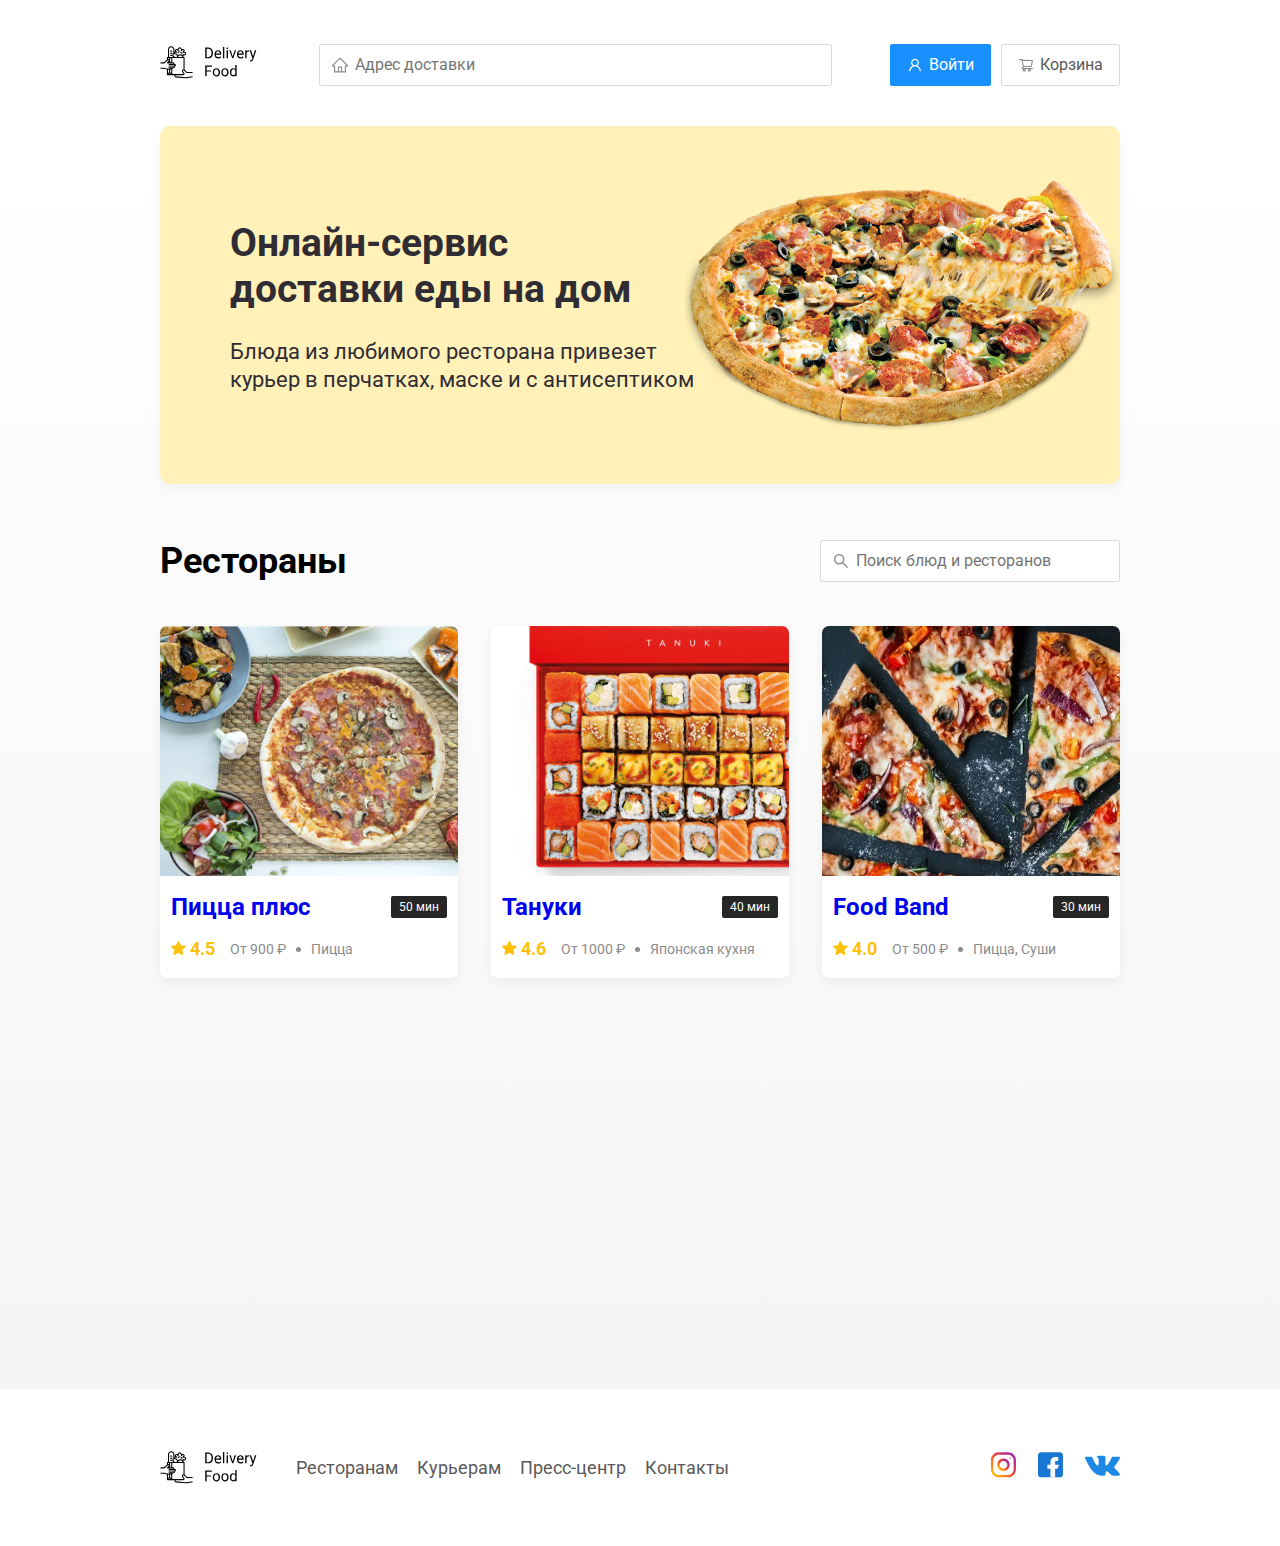
<file: index.html>
<!DOCTYPE html>
<html lang="ru">
<head>
    <meta charset="UTF-8">
    <meta name="viewport" content="width=device-width, initial-scale=1.0">
    <title>DF - доставка еды</title>
    <link href="https://fonts.googleapis.com/css?family=Roboto:400,700&display=swap&subset=cyrillic" rel="stylesheet">
    <link rel="stylesheet" href="css/normalize.css">
    <link rel="stylesheet" href="css/animate.css">
    <link rel="stylesheet" href="css/style.css">
</head>
<body>
    <!-- Шапка -->
    <div class="container">
        <header class="header">
            <!-- логотип -->
            <a href="index.html" class="logo">
                <img src="img/logo.svg" alt="Logo">
            </a>
            <!-- поле поиска -->
            <input type="text" class="input input-address" placeholder="Адрес доставки">
           <!-- две кнопки -->
            <div class="buttons">
                <button class="button button-primary">
                    <img src="img/user.svg" alt="User" class="button-icon">
                    <span class="button-text">Войти</span>
                </button>
                <button class="button" id="cart-button">
                    <img src="img/shopping-cart.svg" alt="shopping card" class="button-icon">
                    <span class="button-text">Корзина</span>
                </button>
            </div>
        </header>

    </div>
    <!-- /.container -->
    <main class="main"> 
        <div class="container">
            <section class="promo">
                <h1 class="promo-title">Онлайн-сервис <br>доставки еды на дом</h1>
                <p class="promo-text">Блюда из любимого ресторана привезет <br>курьер в перчатках, маске и с антисептиком</p>
            </section>
    
            <section class="restaurants">
                <div class="section-heading">
                    <h2 class="section-title">Рестораны</h2>
                    <input type="text" class="input input-search" placeholder="Поиск блюд и ресторанов">
                </div>
                <div class="cards">
                    <a href="restaurant.html" class="card wow zoomIn" data-wow-delay="0.3s">
                        <img src="img/image.png" alt="image" class="card-image">
                        <div class="card-text">
                            <div class="card-heading">
                                <h3 class="card-title">Пицца плюс</h3>
                                <span class="card-tag tag">50 мин</span>
                            </div>
                            <!-- /.card-heading -->
                            <div class="card-info">
                                <div class="rating">
                                    <img src="img/star.svg" alt="star" class="star">
                                    4.5</div>
                                <div class="price">От 900 ₽</div>
                                <div class="category">Пицца</div>
                            </div>
                            <!-- /.card-info -->
                        </div>
                        <!-- /.card-text -->
                    </a>
                    <!-- /.card -->
    
    
                    <a href="restaurant.html" class="card wow zoomIn" data-wow-delay="0.6s">
                        <img src="img/tanuki.jpg" alt="image" class="card-image">
                        <div class="card-text">
                            <div class="card-heading">
                                <h3 class="card-title">Тануки</h3>
                                <span class="card-tag tag">40 мин</span>
                            </div>
                            <!-- /.card-heading -->
                            <div class="card-info">
                                <div class="rating">
                                    <img src="img/star.svg" alt="star" class="star">
                                    4.6</div>
                                <div class="price">От 1000 ₽</div>
                                <div class="category">Японская кухня</div>
                            </div>
                            <!-- /.card-info -->
                        </div>
                        <!-- /.card-text -->
                    </a>
                    <!-- /.card -->
    
    
                    <a href="restaurant.html" class="card wow zoomIn" data-wow-delay="0.9s">
                        <img src="img/foodband.jpg" alt="image" class="card-image">
                        <div class="card-text">
                            <div class="card-heading">
                                <h3 class="card-title">Food Band</h3>
                                <span class="card-tag tag">30 мин</span>
                            </div>
                            <!-- /.card-heading -->
                            <div class="card-info">
                                <div class="rating">
                                    <img src="img/star.svg" alt="star" class="star">
                                    4.0</div>
                                <div class="price">От 500 ₽</div>
                                <div class="category">Пицца, Суши</div>
                            </div>
                            <!-- /.card-info -->
                        </div>
                        <!-- /.card-text -->
                    </a>
                    <!-- /.card -->
    
    
                    <a href="restaurant.html" class="card wow zoomIn" data-wow-delay="0.3s">
                        <img src="img/jadina-pizza.jpg" alt="image" class="card-image">
                        <div class="card-text">
                            <div class="card-heading">
                                <h3 class="card-title">Жадина-пицца</h3>
                                <span class="card-tag tag">50 мин</span>
                            </div>
                            <!-- /.card-heading -->
                            <div class="card-info">
                                <div class="rating">
                                    <img src="img/star.svg" alt="star" class="star">
                                    3.9</div>
                                <div class="price">От 650 ₽</div>
                                <div class="category">Пицца</div>
                            </div>
                            <!-- /.card-info -->
                        </div>
                        <!-- /.card-text -->
                    </a>
                    <!-- /.card -->
    
    
                    <a href="restaurant.html" class="card wow zoomIn" data-wow-delay="0.6s">
                        <img src="img/tochka-edi.jpg" alt="image" class="card-image">
                        <div class="card-text">
                            <div class="card-heading">
                                <h3 class="card-title">Точка еды</h3>
                                <span class="card-tag tag">50 мин</span>
                            </div>
                            <!-- /.card-heading -->
                            <div class="card-info">
                                <div class="rating">
                                    <img src="img/star.svg" alt="star" class="star">
                                    4.1</div>
                                <div class="price">От 450 ₽</div>
                                <div class="category">Суши</div>
                            </div>
                            <!-- /.card-info -->
                        </div>
                        <!-- /.card-text -->
                    </a>
                    <!-- /.card -->
    
    
                    <a href="restaurant.html" class="card wow zoomIn" data-wow-delay="0.9s">
                        <img src="img/pizza-burger.jpg" alt="image" class="card-image">
                        <div class="card-text">
                            <div class="card-heading">
                                <h3 class="card-title">PizzaBurger</h3>
                                <span class="card-tag tag">50 мин</span>
                            </div>
                            <!-- /.card-heading -->
                            <div class="card-info">
                                <div class="rating">
                                    <img src="img/star.svg" alt="star" class="star">
                                    4.3</div>
                                <div class="price">От 600 ₽</div>
                                <div class="category">Пицца, Бургеры</div>
                            </div>
                            <!-- /.card-info -->
                        </div>
                        <!-- /.card-text -->
                    </a>
                    <!-- /.card -->
                </div>
                <!-- /.cards -->
            </section>
        </div>
        <!-- /.container -->

    </main>
    <footer class="footer">
        <div class="container">
            <div class="footer-block">
                <img src="img/logo.svg" alt="footer-logo" class="footer-logo">
                <nav class="footer-nav">
                    <a href="#" class="footer-link">Ресторанам</a>
                    <a href="#" class="footer-link">Курьерам</a>
                    <a href="#" class="footer-link">Пресс-центр</a>
                    <a href="#" class="footer-link">Контакты</a>
                </nav>
                <div class="social-links">
                    <a href="#" class="social-link"><img src="img/instagram.svg" alt="Instagram"></a>
                    <a href="#" class="social-link"><img src="img/facebook.svg" alt="Facebook"></a>
                    <a href="#" class="social-link"><img src="img/vk.svg" alt="Vkontakte"></a>
                </div>
            </div>
            <!-- /.footer-block -->
        </div>
    </footer>
    <div class="modal">
        <div class="modal-dialog">
            <div class="modal-header">
                <h3 class="modal-title">Корзина</h3>
                <button class="close">&times;</button>
            </div>
            <!-- /.modal-header -->
            <div class="modal-body">
                <div class="food-row">
                    <span class="food-name">Ролл угорь</span>
                    <strong class="food-price">250 ₽</strong>
                    <div class="food-counter">
                        <button class="counter-button">-</button>
                        <span class="counter">1</span>
                        <button class="counter-button">+</button>
                    </div>
                </div>
                <div class="food-row">
                    <span class="food-name">Ролл угорь</span>
                    <strong class="food-price">250 ₽</strong>
                    <div class="food-counter">
                        <button class="counter-button">-</button>
                        <span class="counter">1</span>
                        <button class="counter-button">+</button>
                    </div>
                </div>
                <div class="food-row">
                    <span class="food-name">Ролл угорь</span>
                    <strong class="food-price">250 ₽</strong>
                    <div class="food-counter">
                        <button class="counter-button">-</button>
                        <span class="counter">1</span>
                        <button class="counter-button">+</button>
                    </div>
                </div>
                <div class="food-row">
                    <span class="food-name">Ролл угорь</span>
                    <strong class="food-price">250 ₽</strong>
                    <div class="food-counter">
                        <button class="counter-button">-</button>
                        <span class="counter">1</span>
                        <button class="counter-button">+</button>
                    </div>
                </div>
                <div class="food-row">
                    <span class="food-name">Ролл угорь</span>
                    <strong class="food-price">250 ₽</strong>
                    <div class="food-counter">
                        <button class="counter-button">-</button>
                        <span class="counter">1</span>
                        <button class="counter-button">+</button>
                    </div>
                </div>
                <!-- /.foods-row -->
            </div>
            <!-- /.modal-body -->
            <div class="modal-footer">
                <span class="modal-price-tag">1250 ₽</span>
                <div class="footer-buttons">
                    <button class="button button-primary">Оформить заказ</button>
                    <button class="button">Отмена</button>
                </div>
            </div>
            <!-- /.modal-footer -->
        </div>
        <!-- /.modal-dialog -->
    </div>
    <script src="js/wow.min.js"></script>
    <script src="js/main.js"></script>

</body>
</html>
</file>
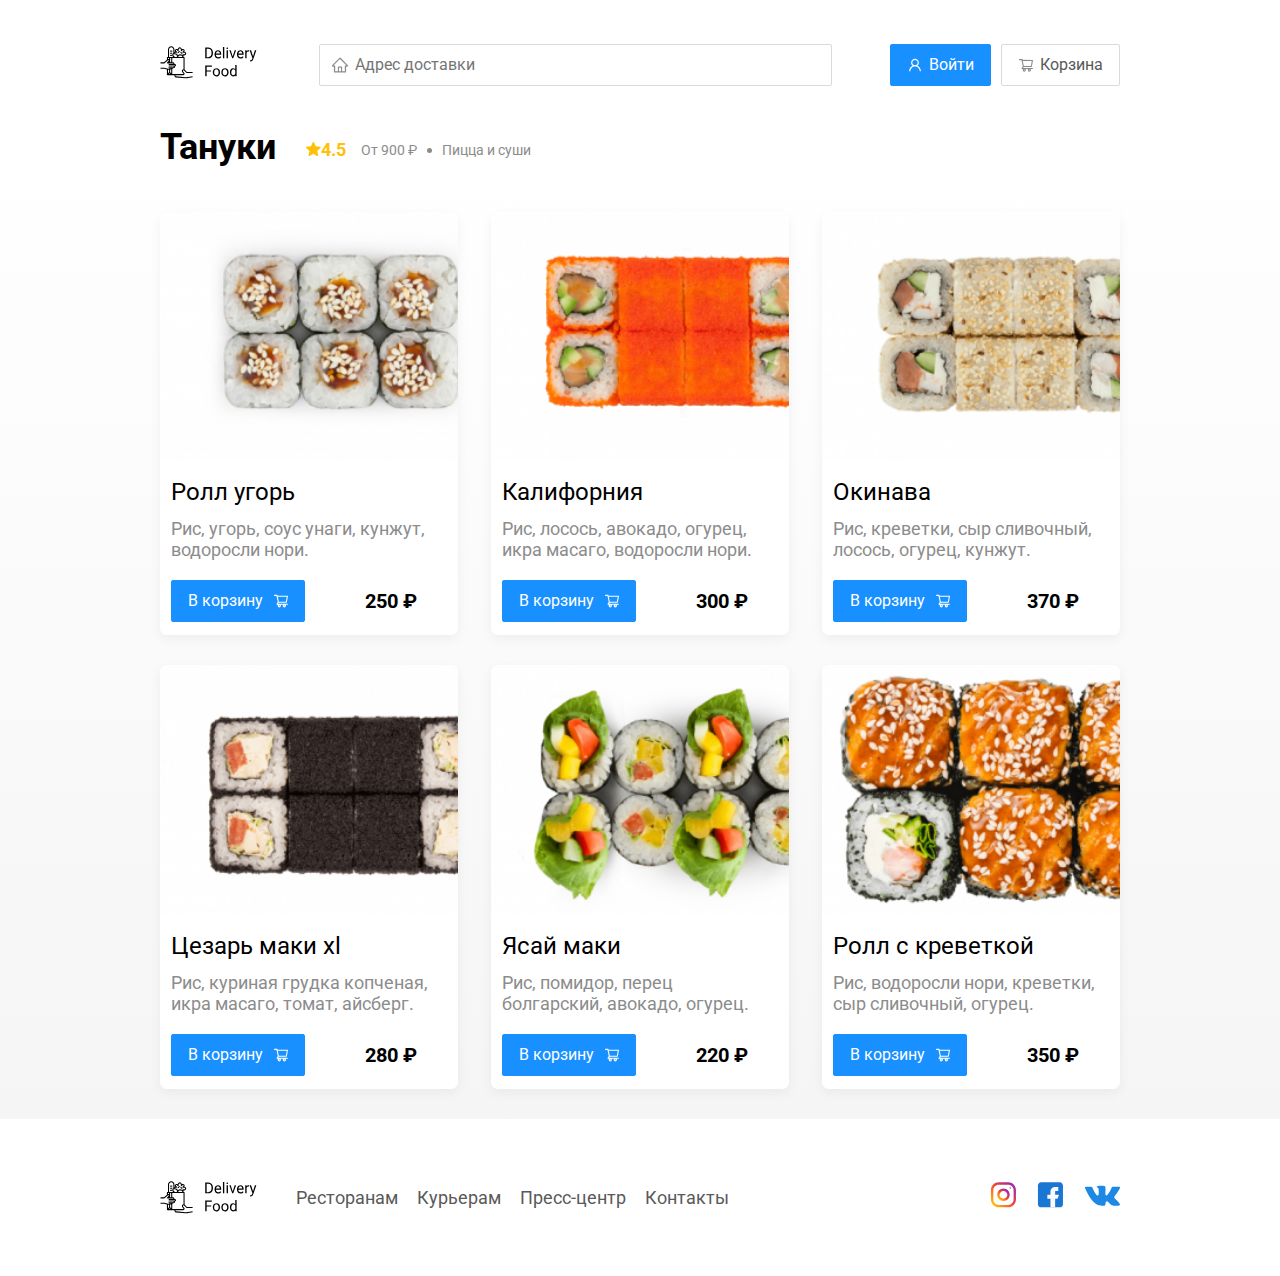
<file: restaurant.html>
<!DOCTYPE html>
<html lang="ru">
<head>
    <meta charset="UTF-8">
    <meta name="viewport" content="width=device-width, initial-scale=1.0">
    <title>Тануки - доставка еды на дом</title>
    <link href="https://fonts.googleapis.com/css?family=Roboto:400,700&display=swap&subset=cyrillic" rel="stylesheet">
    <link rel="stylesheet" href="css/normalize.css">
    <link rel="stylesheet" href="css/animate.css">
    <link rel="stylesheet" href="css/style.css">
</head>
<body>
    <!-- Шапка -->
    <div class="container">
        <header class="header">
            <!-- логотип -->
            <a href="index.html" class="logo">
                <img src="img/logo.svg" alt="Logo">
            </a>
            <!-- поле поиска -->
            <input type="text" class="input input-address" placeholder="Адрес доставки">
           <!-- две кнопки -->
            <div class="buttons">
                <button class="button button-primary">
                    <img src="img/user.svg" alt="User" class="button-icon">
                    <span class="button-text">Войти</span>
                </button>
                <button class="button" id="cart-button">
                    <img src="img/shopping-cart.svg" alt="shopping card" class="button-icon">
                    <span class="button-text">Корзина</span>
                </button>
            </div>
        </header>

    </div>
    <!-- /.container -->
    <main class="main"> 
        <div class="container">               
            <section class="restaurants">
                <div class="section-heading">
                    <h2 class="section-title">Тануки</h2>
                    <div class="card-info-restaurant">
                        <div class="rating">
                            <img src="img/star.svg" alt="star" class="star">4.5</div>
                        <div class="price">От 900 ₽</div>
                        <div class="category">Пицца и суши</div>
                    </div>
                    <!-- /.card-info -->
                </div>
                <div class="cards">
                    <div class="card wow rotateInDownLeft" data-wow-delay="0.3s">
                        <img src="img/roll-ugor-standart.png" alt="image" class="card-image">
                        <div class="card-text">
                            <div class="card-heading">
                                <h3 class="card-title card-title-reg">Ролл угорь</h3>    
                            </div>
                            <!-- /.card-heading -->
                            <div class="card-info">                                
                                <div class="ingredients">Рис, угорь, соус унаги, кунжут, водоросли нори.</div>
                            </div>
                            <!-- /.card-info -->
                            <div class="card-button">
                                <button class="button button-primary">
                                    <span class="button-card-text">В корзину</span>
                                    <img src="img/shopping-cart-white.svg" alt="shopping-cart-white" class="button-card-image">
                                </button>
                                <strong class="card-price-bold">250 ₽</strong>
                            </div>
                        </div>
                        <!-- /.card-text -->
                    </div>
                    <!-- /.card -->
    
    
                    <div class="card wow rotateInDownLeft" data-wow-delay="0.6s">
                        <img src="img/california-losos.png" alt="image" class="card-image">
                        <div class="card-text">
                            <div class="card-heading">
                                <h3 class="card-title card-title-reg">Калифорния</h3>    
                            </div>
                            <!-- /.card-heading -->
                            <div class="card-info">                                
                                <div class="ingredients">Рис, лосось, авокадо, огурец, икра масаго, водоросли нори.</div>
                            </div>
                            <!-- /.card-info -->
                            <div class="card-button">
                                <button class="button button-primary">
                                    <span class="button-card-text">В корзину</span>
                                    <img src="img/shopping-cart-white.svg" alt="shopping-cart-white" class="button-card-image">
                                </button>
                                <strong class="card-price-bold">300 ₽</strong>
                            </div>
                        </div>
                        <!-- /.card-text -->
                    </div>
                    <!-- /.card -->
    
    
                    <div class="card wow rotateInDownLeft" data-wow-delay="0.9s">
                        <img src="img/okinava.png" alt="image" class="card-image">
                        <div class="card-text">
                            <div class="card-heading">
                                <h3 class="card-title card-title-reg">Окинава</h3>    
                            </div>
                            <!-- /.card-heading -->
                            <div class="card-info">                                
                                <div class="ingredients">Рис, креветки, сыр сливочный, лосось, огурец, кунжут.</div>
                            </div>
                            <!-- /.card-info -->
                            <div class="card-button">
                                <button class="button button-primary">
                                    <span class="button-card-text">В корзину</span>
                                    <img src="img/shopping-cart-white.svg" alt="shopping-cart-white" class="button-card-image">
                                </button>
                                <strong class="card-price-bold">370 ₽</strong>
                            </div>
                        </div>
                        <!-- /.card-text -->
                    </div>
                    <!-- /.card -->
    
    
                    <div class="card wow rotateInUpRight" data-wow-delay="0.3s">
                        <img src="img/cesar-maki-xxl.png" alt="image" class="card-image">
                        <div class="card-text">
                            <div class="card-heading">
                                <h3 class="card-title card-title-reg">Цезарь маки хl</h3>    
                            </div>
                            <!-- /.card-heading -->
                            <div class="card-info">                                
                                <div class="ingredients">Рис, куриная грудка копченая, икра масаго, томат, айсберг.</div>
                            </div>
                            <!-- /.card-info -->
                            <div class="card-button">
                                <button class="button button-primary">
                                    <span class="button-card-text">В корзину</span>
                                    <img src="img/shopping-cart-white.svg" alt="shopping-cart-white" class="button-card-image">
                                </button>
                                <strong class="card-price-bold">280 ₽</strong>
                            </div>
                        </div>
                        <!-- /.card-text -->
                    </div>
                    <!-- /.card -->
    
    
                    <div class="card wow rotateInUpRight" data-wow-delay="0.6s">
                        <img src="img/yasay-maki.png" alt="image" class="card-image">
                        <div class="card-text">
                            <div class="card-heading">
                                <h3 class="card-title card-title-reg">Ясай маки</h3>    
                            </div>
                            <!-- /.card-heading -->
                            <div class="card-info">                                
                                <div class="ingredients">Рис, помидор, перец болгарский, авокадо, огурец.</div>
                            </div>
                            <!-- /.card-info -->
                            <div class="card-button">
                                <button class="button button-primary">
                                    <span class="button-card-text">В корзину</span>
                                    <img src="img/shopping-cart-white.svg" alt="shopping-cart-white" class="button-card-image">
                                </button>
                                <strong class="card-price-bold">220 ₽</strong>
                            </div>
                        </div>
                        <!-- /.card-text -->
                    </div>
                    <!-- /.card -->
    
    
                    <div class="card wow rotateInUpRight" data-wow-delay="0.9s">
                        <img src="img/roll-s-krevetkoi.png" alt="image" class="card-image">
                        <div class="card-text">
                            <div class="card-heading">
                                <h3 class="card-title card-title-reg">Ролл с креветкой</h3>    
                            </div>
                            <!-- /.card-heading -->
                            <div class="card-info">                                
                                <div class="ingredients">Рис, водоросли нори, креветки, сыр сливочный, огурец.</div>
                            </div>
                            <!-- /.card-info -->
                            <div class="card-button">
                                <button class="button button-primary">
                                    <span class="button-card-text">В корзину</span>
                                    <img src="img/shopping-cart-white.svg" alt="shopping-cart-white" class="button-card-image">
                                </button>
                                <strong class="card-price-bold">350 ₽</strong>
                            </div>
                        </div>
                        <!-- /.card-text -->
                    </div>
                    <!-- /.card -->
                </div>
                <!-- /.cards -->
            </section>
        </div>
        <!-- /.container -->

    </main>
    <footer class="footer">
        <div class="container">
            <div class="footer-block">
                <img src="img/logo.svg" alt="footer-logo" class="footer-logo">
                <nav class="footer-nav">
                    <a href="#" class="footer-link">Ресторанам</a>
                    <a href="#" class="footer-link">Курьерам</a>
                    <a href="#" class="footer-link">Пресс-центр</a>
                    <a href="#" class="footer-link">Контакты</a>
                </nav>
                <div class="social-links">
                    <a href="#" class="social-link"><img src="img/instagram.svg" alt="Instagram"></a>
                    <a href="#" class="social-link"><img src="img/facebook.svg" alt="Facebook"></a>
                    <a href="#" class="social-link"><img src="img/vk.svg" alt="Vkontakte"></a>
                </div>
            </div>
            <!-- /.footer-block -->
        </div>
    </footer>
    <div class="modal">
        <div class="modal-dialog">
            <div class="modal-header">
                <h3 class="modal-title">Корзина</h3>
                <button class="close">&times;</button>
            </div>
            <!-- /.modal-header -->
            <div class="modal-body">
                <div class="food-row">
                    <span class="food-name">Ролл угорь</span>
                    <strong class="food-price">250 ₽</strong>
                    <div class="food-counter">
                        <button class="counter-button">-</button>
                        <span class="counter">1</span>
                        <button class="counter-button">+</button>
                    </div>
                </div>
                <div class="food-row">
                    <span class="food-name">Ролл угорь</span>
                    <strong class="food-price">250 ₽</strong>
                    <div class="food-counter">
                        <button class="counter-button">-</button>
                        <span class="counter">1</span>
                        <button class="counter-button">+</button>
                    </div>
                </div>
                <div class="food-row">
                    <span class="food-name">Ролл угорь</span>
                    <strong class="food-price">250 ₽</strong>
                    <div class="food-counter">
                        <button class="counter-button">-</button>
                        <span class="counter">1</span>
                        <button class="counter-button">+</button>
                    </div>
                </div>
                <div class="food-row">
                    <span class="food-name">Ролл угорь</span>
                    <strong class="food-price">250 ₽</strong>
                    <div class="food-counter">
                        <button class="counter-button">-</button>
                        <span class="counter">1</span>
                        <button class="counter-button">+</button>
                    </div>
                </div>
                <div class="food-row">
                    <span class="food-name">Ролл угорь</span>
                    <strong class="food-price">250 ₽</strong>
                    <div class="food-counter">
                        <button class="counter-button">-</button>
                        <span class="counter">1</span>
                        <button class="counter-button">+</button>
                    </div>
                </div>
                <!-- /.foods-row -->
            </div>
            <!-- /.modal-body -->
            <div class="modal-footer">
                <span class="modal-price-tag">1250 ₽</span>
                <div class="footer-buttons">
                    <button class="button button-primary">Оформить заказ</button>
                    <button class="button">Отмена</button>
                </div>
            </div>
            <!-- /.modal-footer -->
        </div>
        <!-- /.modal-dialog -->
    </div>
    <script src="js/wow.min.js"></script>
    <script src="js/main.js"></script>
</body>
</html>
</file>
<file: css/style.css>
*{box-sizing: border-box;}
body {
    font-family: 'Roboto', sans-serif;
    padding-top: 44px;
}
.container{
    max-width: 1200px;
    margin: auto;
}
.header{
    display: flex;
    align-items: center;
    justify-content: space-between;
    margin-bottom: 40px;
}
.input{
    background: #FFFFFF;
    border: 1px solid #D9D9D9;
    border-radius: 2px;
    font-size: 16px;
    line-height: 24px;
    padding: 8px;
    padding-left: 35px;
    background-repeat: no-repeat;
    background-position: left 11px center;
}
.input-address{  
    flex: 0.8;
    background-image: url(/img/home.svg);    
}
.input-search{
    background-image: url(/img/search.svg);
    width: 300px;
    margin-left: auto;
}
.buttons{
    display: flex;
    align-items: center;
}
.button{
    display: flex;
    align-items: center;
    padding: 8px 16px;
    background: #FFFFFF;
    border: 1px solid #D9D9D9;
    box-sizing: border-box;
    box-shadow: 0px 0px 2px rgba(0, 0, 0, 0.0015);
    border-radius: 2px;
    color: #595959;
    font-size: 16px;
    line-height: 24px;
}
.button-primary{
    background: #1890FF;
    color: white;
    border: 1px solid #1890FF;
    margin-right: 10px;
}
.button-icon{
    margin-right: 6px;
}
.button-card-text{
    margin-right: 10px;
}
.main{
    background: linear-gradient(180deg, rgba(245, 245, 245, 0) 1.04%, #F5F5F5 100%);
}
.promo{
    box-shadow: 0px 7px 12px rgba(158, 158, 163, 0.1);
    background: #FFF1B8 url(/img/promo-image.png) no-repeat top right / 550px;
    border-radius: 10px;
    padding: 68px 70px;
    margin-bottom: 56px;
}
.promo-title{
    font-style: normal;
    font-weight: bold;
    font-size: 39px;
    line-height: 46px;
    color: #302C34;
}
.promo-text{
    font-style: normal;
    font-weight: normal;
    font-size: 24px;
    line-height: 28px;
    color: #302C34;
}
.section-heading{
    display: flex;
    align-items: center;   
}
.section-title{
    font-weight: bold;
    font-size: 36px;
    line-height: 42px;
    color: #000000;
    margin: 0px;
    margin-right: 30px;        
}
.cards{
    display: flex;
    align-items: flex-start;
    flex-wrap: wrap;
    justify-content: space-between;
    margin-top: 44px;
}
.card{
    background: #FFFFFF;
    box-shadow: 0px 4px 12px rgba(0, 0, 0, 0.05);
    border-radius: 7px;
    overflow: hidden;
    margin-bottom: 30px;
    flex-basis: 31%;
    text-decoration: none;
}
.card-image{
    width: 384px;
    height: 250px;  
    object-fit: cover;
}
.card-text{
    padding: 20px 23px 35px 23px;
}
.card-heading{
    display: flex;
    align-items: center;
    justify-content: space-between;
}
.card-title{
    margin: 0;
    font-style: normal;
    font-weight: bold;
    font-size: 24px;
    line-height: 32px;
}
.card-title-reg{
    font-style: normal;
    font-weight: normal;
    font-size: 24px;
    line-height: 32px;
    font-weight: 400;
}
.card-tag{
    color: #FFFFFF;
    background: #262626;
    border-radius: 2px;
    font-style: normal;
    font-weight: normal;
    font-size: 12px;
    line-height: 20px;
    padding: 1px 8px;
}
.card-info{
    display: flex;
    align-items: center;
    flex-wrap: wrap;
    margin-top: 10px;
}
.card-info-restaurant{
    display: flex;
    align-items: center;
    margin-top: 5px;
}
.card-button{
    display: flex;
    align-items: center;
    margin-top: 20px;
}
.card-price-bold{
    font-style: normal;
    font-weight: bold;
    font-size: 20px;
    line-height: 32px;
    margin-left: 50px;

}
.rating{
    margin-right: 26px;
    color: #FFC107;
    font-style: normal;
    font-weight: bold;
    font-size: 18px;
    line-height: 32px;
}
.price, .category{
    font-style: normal;
    font-weight: normal;
    font-size: 18px;
    line-height: 32px;
    color: #8C8C8C;
}
.price{
    margin-right: 10px;
}
.ingredients{
    font-style: normal;
    font-weight: normal;
    font-size: 18px;
    line-height: 21px;  
    color: #8C8C8C;
}
.price::after{
    content:"";
    width: 5px;
    height: 5px;
    background-color: #8c8c8c;
    display: inline-block;
    vertical-align: middle;
    border-radius: 50%;
    margin-left: 10px;
}
.footer{
    padding: 60px 0;
}
.footer-block{
    display: flex;
    align-items: center;
    justify-content: space-between;
}
.footer-nav{
    margin-left: 35px;
    margin-right: auto;
}
.footer-link{
    display: inline-block;
    color: #595959;
    text-decoration: none;
    font-style: normal; 
    font-weight: normal;    
    font-size: 18px;
    line-height: 21px;  
}
.footer-link:not(:last-child){
    margin-right: 15px;
}
.social-links{
    display: flex;
    align-items: center;
}
.social-link:not(:last-child){
    margin-right: 21px;
}
.modal {
    position: fixed;
    left: 0;
    top: 0;
    width: 100%;
    height: 100%;
    background: rgba(0, 0, 0, 0.4);
    display: none;
}
.is-open{
    display: flex;
}
.modal-dialog{
    max-width: 780px;
    width: 95%;    
    background: #FFFFFF;
    border-radius: 5px; 
    margin: auto;
    padding: 40px 45px;
}
.modal-header{
    display: flex;
    align-items: center;
    justify-content: space-between;
}
.modal-title{
    margin: 0;
    font-weight: bold;
    font-size: 36px;
    line-height: 42px;
    color: #000000;
    margin-bottom: 45px;
}
.close{
    font-size: 36px;
    border: none;
    background-color: transparent;
}
.modal-body{
    margin-bottom: 52px;
}
.food-row{
    display: flex;
    align-items: flex-start;
    justify-content: space-between;
    padding-bottom: 8px;
    border-bottom: 1px solid #D9D9D9;
    margin-bottom: 15px;
}
.food-name{
    font-weight: normal;
    font-size: 18px;
    line-height: 32px;
}
.food-price{
    margin-left: auto;
    margin-right: 47px;
    font-weight: bold;
    font-size: 20px;
    line-height: 32px;
}
.food-counter{
    display: flex;
    align-items: center;
}
.counter-button{
    display: flex;
    align-items: center;
    justify-content: center;
    width: 39px;
    height: 32px;
    background: #FFFFFF;
    border: 1px solid #40A9FF;
    box-sizing: border-box;
    border-radius: 2px;
    font-weight: normal;
    font-size: 14px;
    line-height: 22px;
    color: #40A9FF;
}
.counter{
    font-size: 16px;
    line-height: 24px;
    margin-left: 10px;
    margin-right: 10px;
}
.modal-footer{
    display: flex;
    align-items: center;
    justify-content: space-between;
}
.footer-buttons{
    display: flex;
    align-items: center;
}
.modal-price-tag{
    font-weight: bold;
    font-size: 20px;
    line-height: 23px;  
    color: #FAFAFA;
    background: #262626;
    border-radius: 5px; 
    padding: 15px 20px;
}
@media (max-width: 1366px) {
    .container{
        max-width: 960px;
    }
    .promo{
        background-position: top 50px right;
        background-size: 435px;
    }
    .promo-text{
        font-size: 22px;
    }
    .rating{
        margin-right: 15px;
    }
    .category, .price{
        font-size: 14px;
    }
    .card-text{
        padding: 10px 11px 13px 11px;
    }
    
}
@media (max-width: 992px){
    .container{
        max-width: 750px;
    }
    .promo{
        padding: 30px;
        background-size: 350px;
    }
    .promo-title{
        font-size: 34px;
    }
    .promo-text{
        font-size: 18px;
    }
    .card{
        flex-basis: 49%;
    }
    .footer-link{
        font-size: 16px;
    }

}
@media (max-width: 768px){
    .container{
        max-width: 560px;
    }
    .card-info{
        flex-wrap: wrap;
    }
    .card .rating{
        flex-basis: 100%;
    }
    .card-title{
        font-size: 18px;
    }
    .promo{
        background-size: 250px;
    }
    .promo-title{
        font-size: 24px;
        line-height: 1.4;
    }
    .promo-text{
        margin-top: 0;
        max-width: 305px;
        font-size: 16px;
        line-height: 1.6;
    }
}
@media(max-width: 578px){
    .container{
        width: 90%;
    }
    .header{
        flex-wrap: wrap;
    }
    .input-address{
        margin-top: 15px;
        order: 5;
        flex: 1;
    }
    .promo{
        background-image: none;
    }
    .promo-title{
        margin-bottom: 10px;
    }
    .section-title{
        font-size: 20px;
    }
    .card{
        flex-basis: 100%;
    }
    .card-image{
        width: 100%;
    }
    .footer{
        padding: 30px 0;
    }
    .footer-block{
        align-items: flex-start;
    }
    .footer-nav{
        margin-left: 0;
        margin-right: 0;
        order: 0;
        display: flex;
        flex-direction: column;
    }
    .footer-logo{
        margin-right: 15px;
        order: 1;
    }
    .social-links{
        order: 2;
    }
}
@media (max-width: 480px){
    .button-text{
        display: none;
    }
    .button-icon{
        margin: 0;
    }
    .button{
        min-height: 40px;
    }
    .promo{
        padding: 20px;
    }
    .section-heading{
        flex-wrap: wrap;
    }
    .footer-block{
        flex-wrap: wrap;
        flex-direction: column;
        align-items: center;
    }
    .footer-logo{
        order: 0;
        margin-bottom: 20px;
    }
    .footer-nav{
        margin-bottom: 20px;
        text-align: center;
    }
    .footer-link:not(:last-child){
        margin-right: 0;
    }

}
</file>
